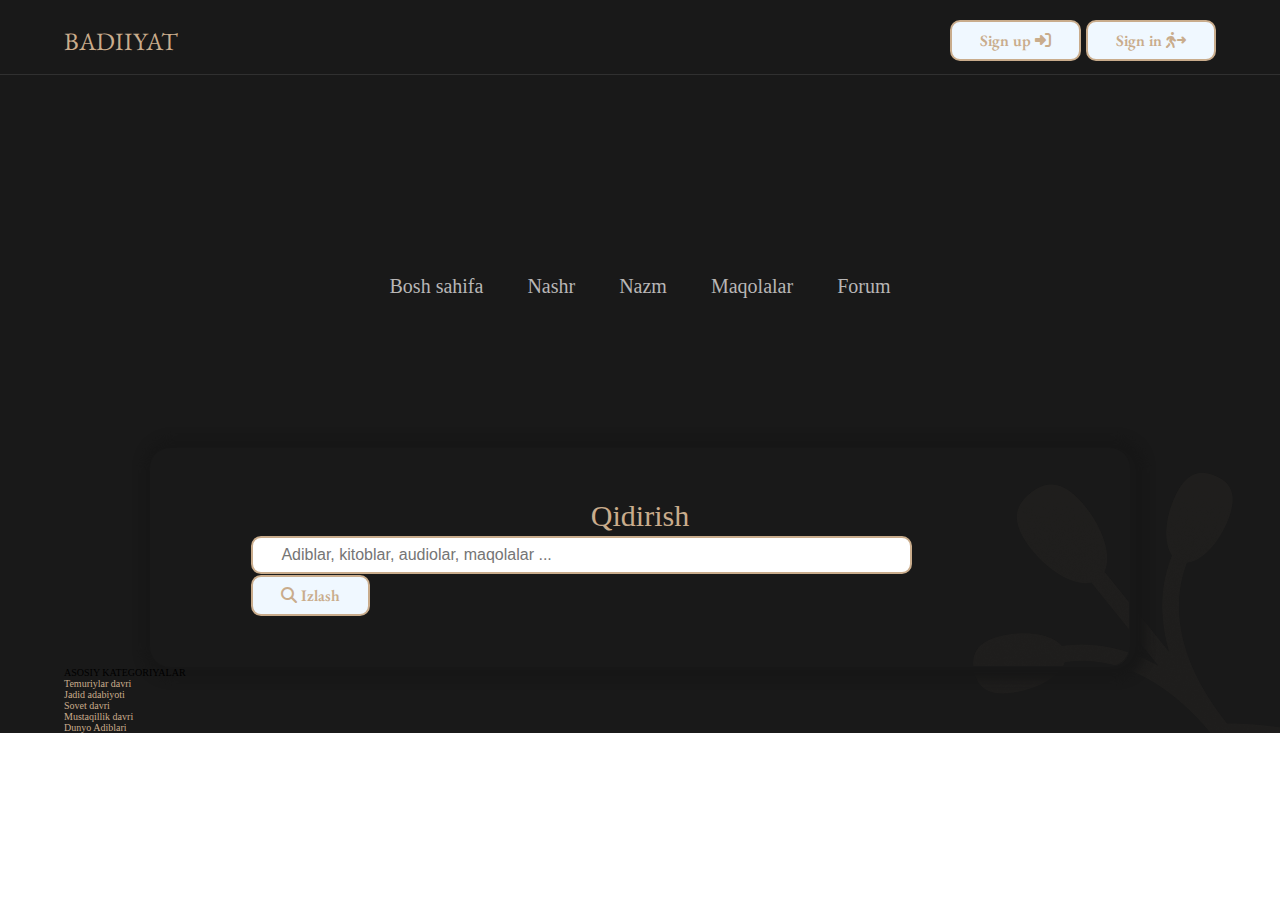
<file: index.html>
<!DOCTYPE html>
<html lang="en">
<head>
    <meta charset="UTF-8">
    <meta http-equiv="X-UA-Compatible" content="IE=edge">
    <meta name="viewport" content="width=device-width, initial-scale=1.0">
    <title>Document</title>
    <link
      rel="stylesheet"
      href="https://cdnjs.cloudflare.com/ajax/libs/font-awesome/6.2.0/css/all.min.css"
    />
    <link rel="preconnect" href="https://fonts.googleapis.com">
    <link rel="preconnect" href="https://fonts.gstatic.com" crossorigin>
    <link href="https://fonts.googleapis.com/css2?family=EB+Garamond:wght@400;500;600;700;800&display=swap" rel="stylesheet">
    <link rel="stylesheet" href="./css/style.css">
</head>
<body>
    
    <header class="hero__header">
        <div class="container ">
            <nav class="nav__menu">
                <li class="nav__title">
                    <a href="./index.html">BADIIYAT</a>
                </li>
                
                <div class="img__wrapper hide"></div>
                <div class="btn">
                    <a href="./signup.html">
                    <button class="nav__btn nav__icons">Sign up  <i class="fa-solid fa-right-to-bracket"></i></button>
                    </a>
                    <a href="./signin.html">
                        <button class="nav__btn">Sign in  <i class="fa-solid fa-person-walking-arrow-right"></i></button>
                    </a>
                    
                    
                </div>


            </nav>
        </div>
    </header>
    <section class="hero">
        <div class="container">
            <div class="nav__category">
                <li class="category__link">
                    <a href="#" class="category__text">Bosh sahifa</a>
                </li>
                <li class="category__link">
                    <a href="./authors.html" class="category__text">Nashr</a>
                </li>
                <li class="category__link">
                    <a href="#" class="category__text">Nazm</a>
                </li>
                <li class="category__link">
                    <a href="#" class="category__text">Maqolalar</a>
                </li>
                <li class="category__link">
                    <a href="#" class="category__text">Forum</a>
                </li>
            </div>

            <div class="search__part  search__pading">
                <div class="search">
                <label for="searchbox" class="search__title" >
                    <p>Qidirish</p>
                </label>
                
                        <input data-search class="input__search" type="search" placeholder="Adiblar, kitoblar, audiolar, maqolalar ..." name="search" id="searchbox">
                        <button type="submit" class="nav__btn" id="searchb">
                            <i class="fa-solid fa-magnifying-glass"></i> Izlash</button>
                </div>
                
                
            </div>
        </div>
        <div class="container">
            <div class="main__category">
                <label class="category__title" >
                    <p>ASOSIY KATEGORIYALAR</p>
                </label>
                <div class="category__link">
                <li class="temuriylar">
                    <a href="#">Temuriylar davri</a>
                </li>
                <li class="temuriylar">
                    <a href="#">Jadid adabiyoti</a>
                </li>
                <li class="temuriylar">
                    <a href="#">Sovet davri</a>
                </li>
                <li class="temuriylar">
                    <a href="#">Mustaqillik davri</a>
                </li>
                <li class="adiblar temuriylar">
                    <a href="#">Dunyo Adiblari</a>
                </li></div>
            </div>
            <div class="books">
           
            </div>

            <div class="authorss">
                
            </div>
        </div>
    </section>

    <script src="./js/app.js"></script>
</body>
</html>
</file>
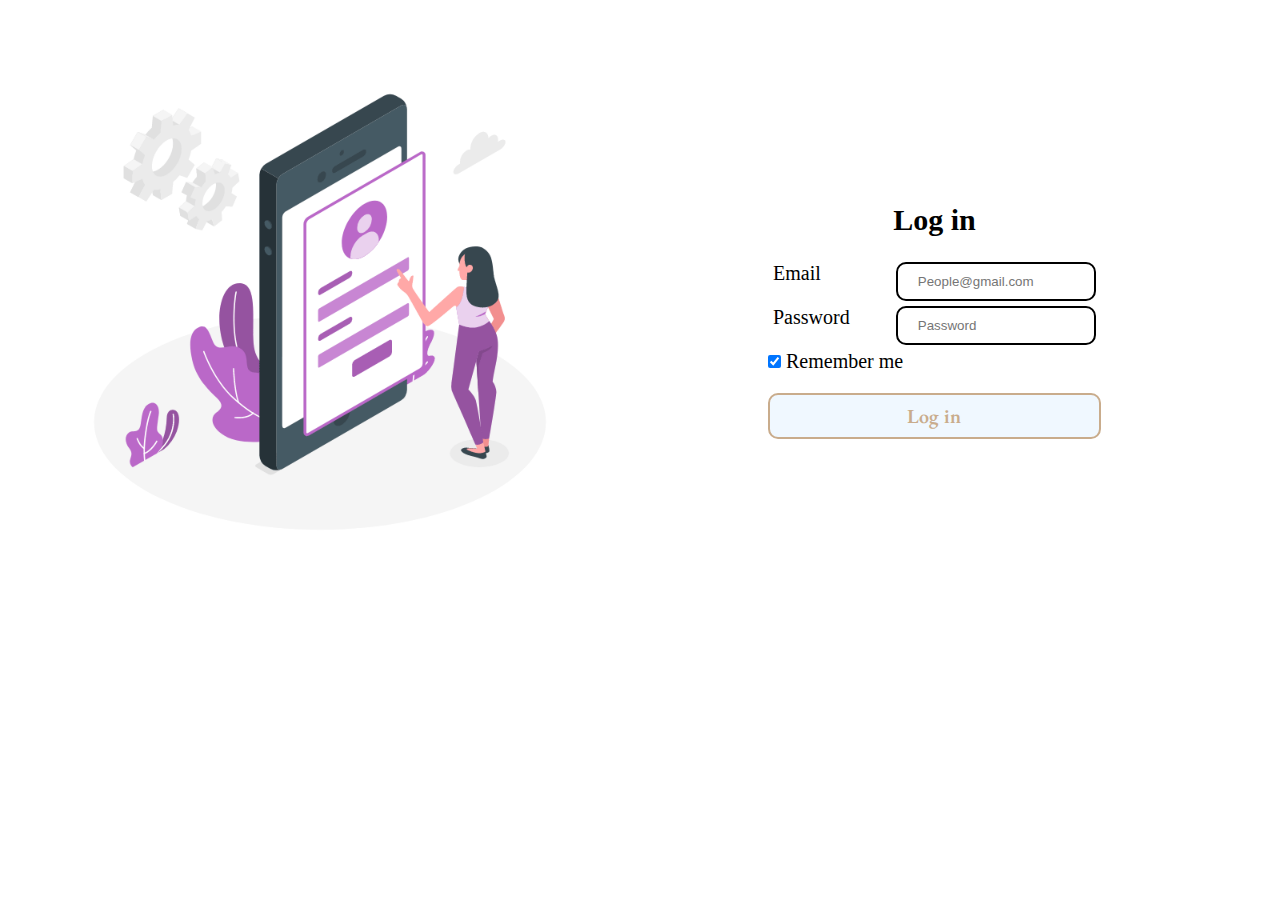
<file: signin.html>
<!DOCTYPE html>
<html lang="en">
<head>
    <meta charset="UTF-8">
    <meta http-equiv="X-UA-Compatible" content="IE=edge">
    <meta name="viewport" content="width=device-width, initial-scale=1.0">
    <title>Document</title>
    <link
    rel="stylesheet"
    href="https://cdnjs.cloudflare.com/ajax/libs/font-awesome/6.2.0/css/all.min.css"
  />
  <link rel="preconnect" href="https://fonts.googleapis.com">
  <link rel="preconnect" href="https://fonts.gstatic.com" crossorigin>
  <link href="https://fonts.googleapis.com/css2?family=EB+Garamond:wght@400;500;600;700;800&display=swap" rel="stylesheet">
  
    <link rel="stylesheet" href="./css/style.css">
    <link rel="stylesheet" href="./css/signup.css">
</head>
<body>
    <section class="sign__upp">
        <div class="container">
            
        </div>
        <div class="row ">
            <div class="col">
                <div class="sign__upimg">
                   <img width="100%" src="./img/Mobile login (1).gif" alt="">  
                </div>
            </div>
            <div class="col col__wrapper">
                <h1 class="col__title">Log in</h1>
                <form class="form__type">
                    <p class="input__location">
                        <label for="email">Email</label>
                        <input class="input__disgn" placeholder="People@gmail.com"  type="email" name="email" id="email">
                    </p>
                    <p class="input__location">
                        <label for="password">Password</label>
                        <input class="input__disgn" placeholder="Password"  type="password" name="password" id="password">
                    </p>
            
                    <p>
                        <label>
                        <input type="checkbox" checked="checked" name="remember"> Remember me
                      </label></p>
            
                    <button class="signup__btn" >Log in</button>
            
                </form>
            
            </div>
        </div>
    </section>
   
    
    <script src="./js/signin.js"></script>
</body>
</html>
</file>
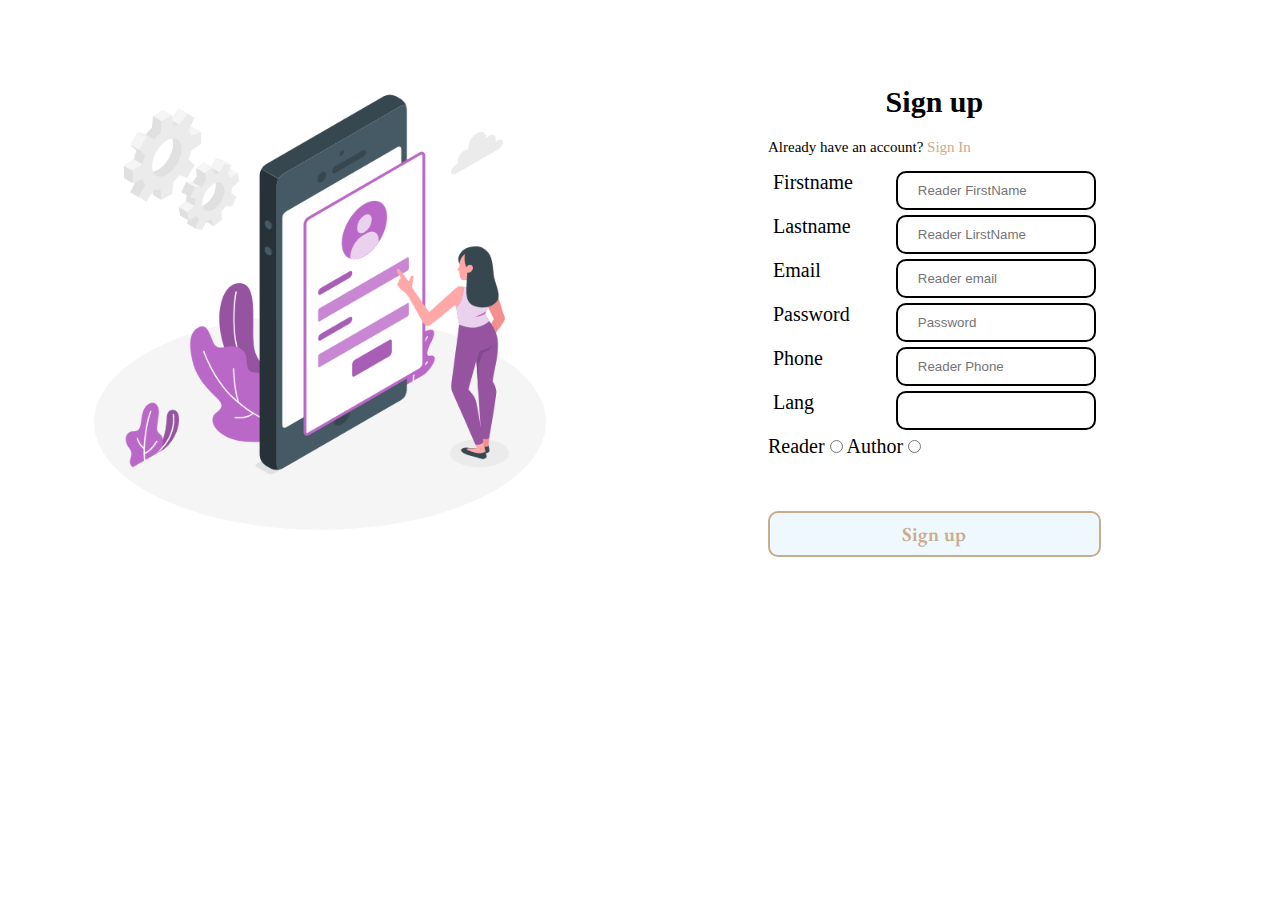
<file: signup.html>
<!DOCTYPE html>
<html lang="en">
<head>
    <meta charset="UTF-8">
    <meta http-equiv="X-UA-Compatible" content="IE=edge">
    <meta name="viewport" content="width=device-width, initial-scale=1.0">
    <title>Document</title>
    <link
    rel="stylesheet"
    href="https://cdnjs.cloudflare.com/ajax/libs/font-awesome/6.2.0/css/all.min.css"
  />
  <link rel="preconnect" href="https://fonts.googleapis.com">
  <link rel="preconnect" href="https://fonts.gstatic.com" crossorigin>
  <link href="https://fonts.googleapis.com/css2?family=EB+Garamond:wght@400;500;600;700;800&display=swap" rel="stylesheet">
  
    <link rel="stylesheet" href="./css/style.css">
    <link rel="stylesheet" href="./css/signup.css">
</head>
<body>
    <section class="sign__upp">
        <div class="container">
            
        </div>
        <div class="row ">
            <div class="col">
                <div class="sign__upimg">
                   <img width="100%" src="./img/Mobile login (1).gif" alt="">  
                </div>
            </div>
            <div class="col col__wrapper">
                <h1 class="col__title">Sign up</h1>
                    <p class="wrapper__tittle">Already have an account? <a href="signin.html">Sign In</a></p>
                <form class="form__type">
    
                    <p class="input__location">
                        <label for="firstName">Firstname</label>
                        <input class="input__disgn" placeholder="Reader FirstName" type="text" name="firstName" id="firstName">
                    </p>
                    <p class="input__location">
                        <label for="lastName">Lastname</label>
                        <input class="input__disgn" placeholder="Reader LirstName" type="text" name="lastName" id="lastName">
                    </p>
                    <p class="input__location">
                        <label for="email">Email</label>
                        <input class="input__disgn" placeholder="Reader email"  type="email" name="email" id="email">
                    </p>
                    <p class="input__location">
                        <label for="password">Password</label>
                        <input class="input__disgn" placeholder="Password"  type="password" name="password" id="password">
                    </p>
                    <p class="input__location">
                        <label for="phone">Phone</label>
                        <input class="input__disgn" placeholder="Reader Phone"  type="tel" name="phone" id="phone">
                    </p>
                    <p class="input__location">
                        <label for="lang">Lang</label>
                        <input class="input__disgn" type="text" name="lang" id="lang">
                    </p>
                    <p>
                        <label for="role">Reader</label>
                        <input type="radio" name="role" id="reader" value="reader">
                        <label for="role">Author</label>
                        <input type="radio" name="role" id="author" value="author" class="authorss">
                    </p>
                    <br>
                    <p class="author__value input__location">
                        
                    </p>
            
            
                    <button class="signup__btn" >Sign up</button>
            
                </form>
            
            </div>
        </div>
    </section>
   
    
    <script src="./js/signup.js"></script>
</body>
</html>
</file>
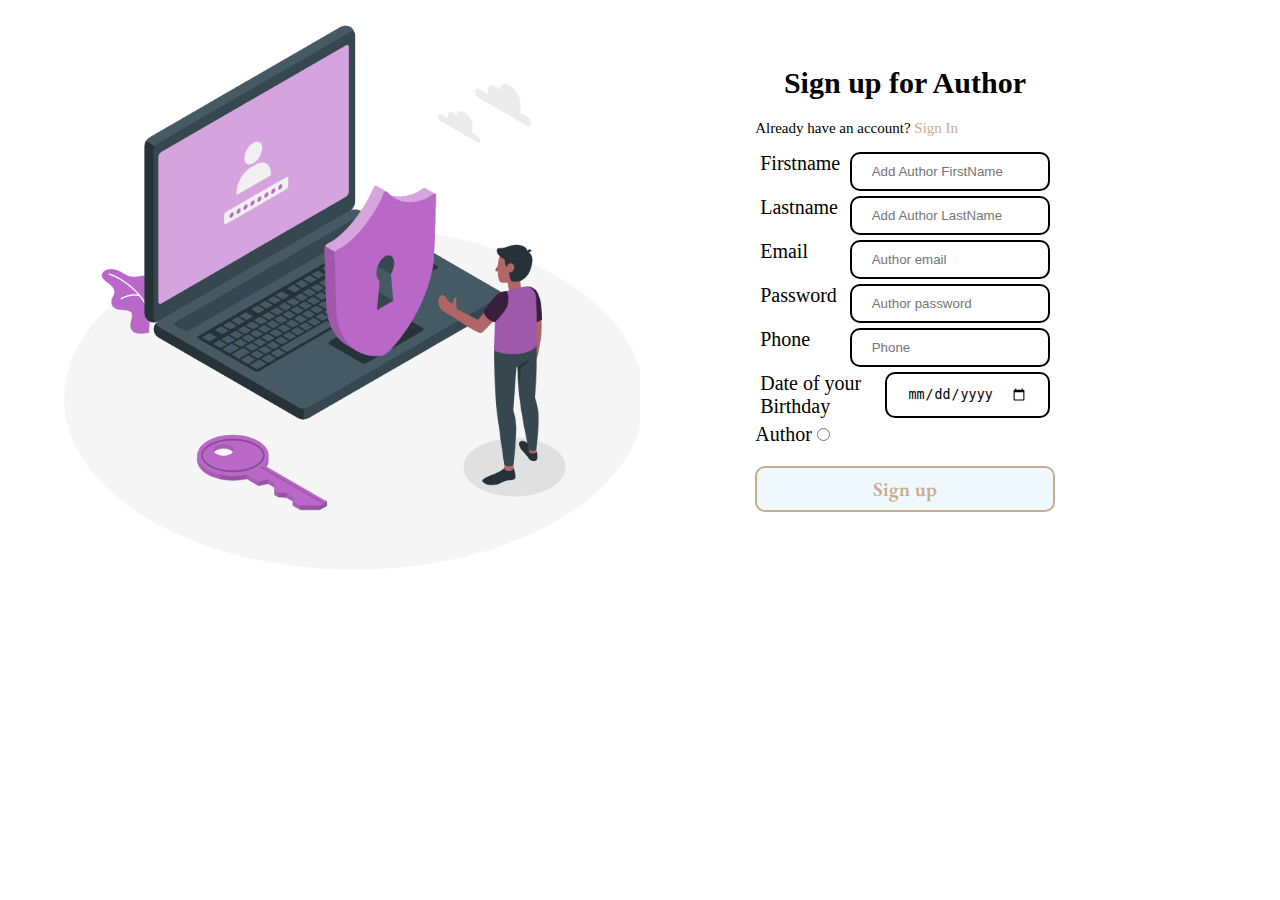
<file: signupauthor.html>
<!DOCTYPE html>
<html lang="en">
<head>
    <meta charset="UTF-8">
    <meta http-equiv="X-UA-Compatible" content="IE=edge">
    <meta name="viewport" content="width=device-width, initial-scale=1.0">
    <title>Document</title>
    <link
    rel="stylesheet"
    href="https://cdnjs.cloudflare.com/ajax/libs/font-awesome/6.2.0/css/all.min.css"
  />
  <link rel="preconnect" href="https://fonts.googleapis.com">
  <link rel="preconnect" href="https://fonts.gstatic.com" crossorigin>
  <link href="https://fonts.googleapis.com/css2?family=EB+Garamond:wght@400;500;600;700;800&display=swap" rel="stylesheet">
  
    <link rel="stylesheet" href="./css/style.css">
    <link rel="stylesheet" href="./css/signup.css">
</head>
<body>
    <section class="sign__upp">
        <div class="container">
            <div class="row ">
                <div class="col">
                    <div class="sign__upimg">
                       <img width="100%" src="./img/Security On (2).gif" alt="">  
                    </div>
                </div>
                <div class="col col__wrapper">
                    <h1 class="col__title">Sign up for Author</h1>
                    <p class="wrapper__tittle">Already have an account? <a href="signin.html">Sign In</a></p>
                    <form class="form__type">
        
                        <p class="input__location">
                            <label for="firstName">Firstname</label>
                            <input class="input__disgn" placeholder="Add Author FirstName" type="text" name="firstName" id="firstName">
                        </p>
                        <p class="input__location">
                            <label for="lastName">Lastname</label>
                            <input class="input__disgn" placeholder="Add Author LastName" type="text" name="lastName" id="lastName">
                        </p>
                        <p class="input__location">
                            <label for="email">Email</label>
                            <input class="input__disgn" placeholder="Author email" type="email" name="email" id="email">
                        </p>
                        <p class="input__location">
                            <label for="password">Password</label>
                            <input class="input__disgn" placeholder="Author password" type="password" name="password" id="password">
                        </p>
                        <p class="input__location">
                            <label for="phone">Phone</label>
                            <input class="input__disgn" placeholder="Phone" type="tel" name="phone" id="phone">
                        </p>
                        <p class="input__location">
                            <label for="date_of_birth">Date of your Birthday</label>
                            <input class="input__disgn"  type="date" name="date_of_birth" id="date_of_birth">
                        </p>
    
                        <p>
                            <label for="role">Author</label>
                            <input type="radio" name="role" id="author" value="author">
                        </p>
                        
                
                
                        <button class="signup__btn" onclick="loadingPage()">Sign up</button>
                
                    </form>
                
                </div>
            </div>
        </div>
       
    </section>
   
    
    <script src="./js/signup.js"></script>
</body>
</html>
</file>
<file: css/style.css>
*,
*::after,
*::before {
  margin: 0;
  padding: 0;
  box-sizing: border-box;
}
/* body {
    background-image: url(../img/ornament.png);
} */
html {
  font-size: 10px;
}
.container {
  width: 90%;
  margin: auto;
}
a,
li {
  list-style: none;
  text-decoration: none;
  color: rgb(201, 172, 140);
}
.nav__menu {
  display: flex;
  align-items: center;
  justify-content: space-between;
  font-family: "EB Garamond", serif;
  font-size: 2.5rem;
  padding-top: 2rem;
  padding-bottom: 1.3rem;
}
.hero__header {
  border-bottom: 0.1rem solid rgb(48, 48, 48);
  background-color: rgb(25, 25, 25);
}
.hero {
  background: rgb(25, 25, 25);
}

.nav__btn {
  background-color: aliceblue;
  color: rgb(201, 172, 140);
  padding: 0.8rem 2.8rem;
  border-radius: 1rem;
  font-size: 1.6rem;
  font-family: "EB Garamond", serif;
  font-weight: 600;
  border: 0.2rem solid rgb(201, 172, 140);
}
/* 
.nav__icons i:nth-child(1) {
    display: none;
} */

.nav__btn:hover {
  color: rgb(0, 0, 0);
  background: rgb(201, 172, 140);
  cursor: pointer;
}
.nav__title a:hover {
  color: aliceblue;
}

/* header end */

/* section hero */
.hero {
    background-image: url(/img/ornament.png);
    background-repeat: no-repeat;
}
.nav__category {
  display: flex;
  align-items: center;
  justify-content: center;
  padding-top: 20rem;
}
.nav__category li a {
  color: rgb(184, 182, 182);
  font-size: 2rem;
  padding: 0 2.2rem;
}
.search__part {
  color: rgb(201, 172, 140);
  font-size: 3rem;
  padding: 5rem 0;
  border: 0.1rem solid rgb(25, 25, 25);
  border-style: double;
  border-radius: 2rem;
  box-shadow: 0.4rem 0.1rem 0.8rem 1.2rem rgb(23, 23, 23);
  width: 85%;
  margin: auto;
}

.search__pading {
  margin-top: 15rem;
}
.input__search {
  padding: 0.8rem 2.8rem;
  font-size: 1.6rem;
  width: 85%;
  margin-right: 2rem;
  border: 0.2rem solid rgb(201, 172, 140);
  border-radius: 1rem;
}

.search__title {
  display: flex;
  align-items: center;
  justify-content: center;
}

.search {
  padding: 0 10rem;
}

/* books */
.books {
    display: flex;
}
.book {
  /* width: 20%; */
  margin: 2rem;
  padding: 2rem;
}

.book .book_img {
  width: 100%;
}
</file>
<file: css/signup.css>
.sign__upp {
    width: 100%;
    height: 100vh;
}
.row {
    display: flex;
    align-items: center;
    justify-content: center;
    width: 100%;
    margin: auto;
}
.col {
    width: 50%;
}
.input__disgn {
    width: 20rem;
    padding: 1rem 2rem;
    border: .2rem solid;
    border-radius: 1rem;
}
.form__type {
    font-size: 2rem;
    
}
.input__location {
    display: flex;
    justify-content: space-between;
    margin: .5rem;
}
.col__wrapper {
    width: 30%;
    margin: auto;
    padding-right: 4%;
}


.signup__btn {
    background-color: aliceblue;
    color: rgb(201, 172, 140);
    margin-top: 2rem;
    padding: 0.8rem 2.8rem;
    border-radius: 1rem;
    font-size: 2rem;
    font-family: "EB Garamond", serif;
    font-weight: 600;
    width: 100%;
    border: 0.2rem solid rgb(201, 172, 140);
}

.signup__btn:hover {
    color: rgb(0, 0, 0);
    background: rgb(201, 172, 140);
    cursor: pointer;
}
.col__title {
    font-size: 3rem;
    font-weight: 800;
    padding-bottom: 2rem;
    display: flex;
    justify-content: center;
}

.wrapper__tittle {
    font-size: 1.5rem;
    padding-bottom: 1rem;
    /* padding-left: 5rem; */
}
</file>
